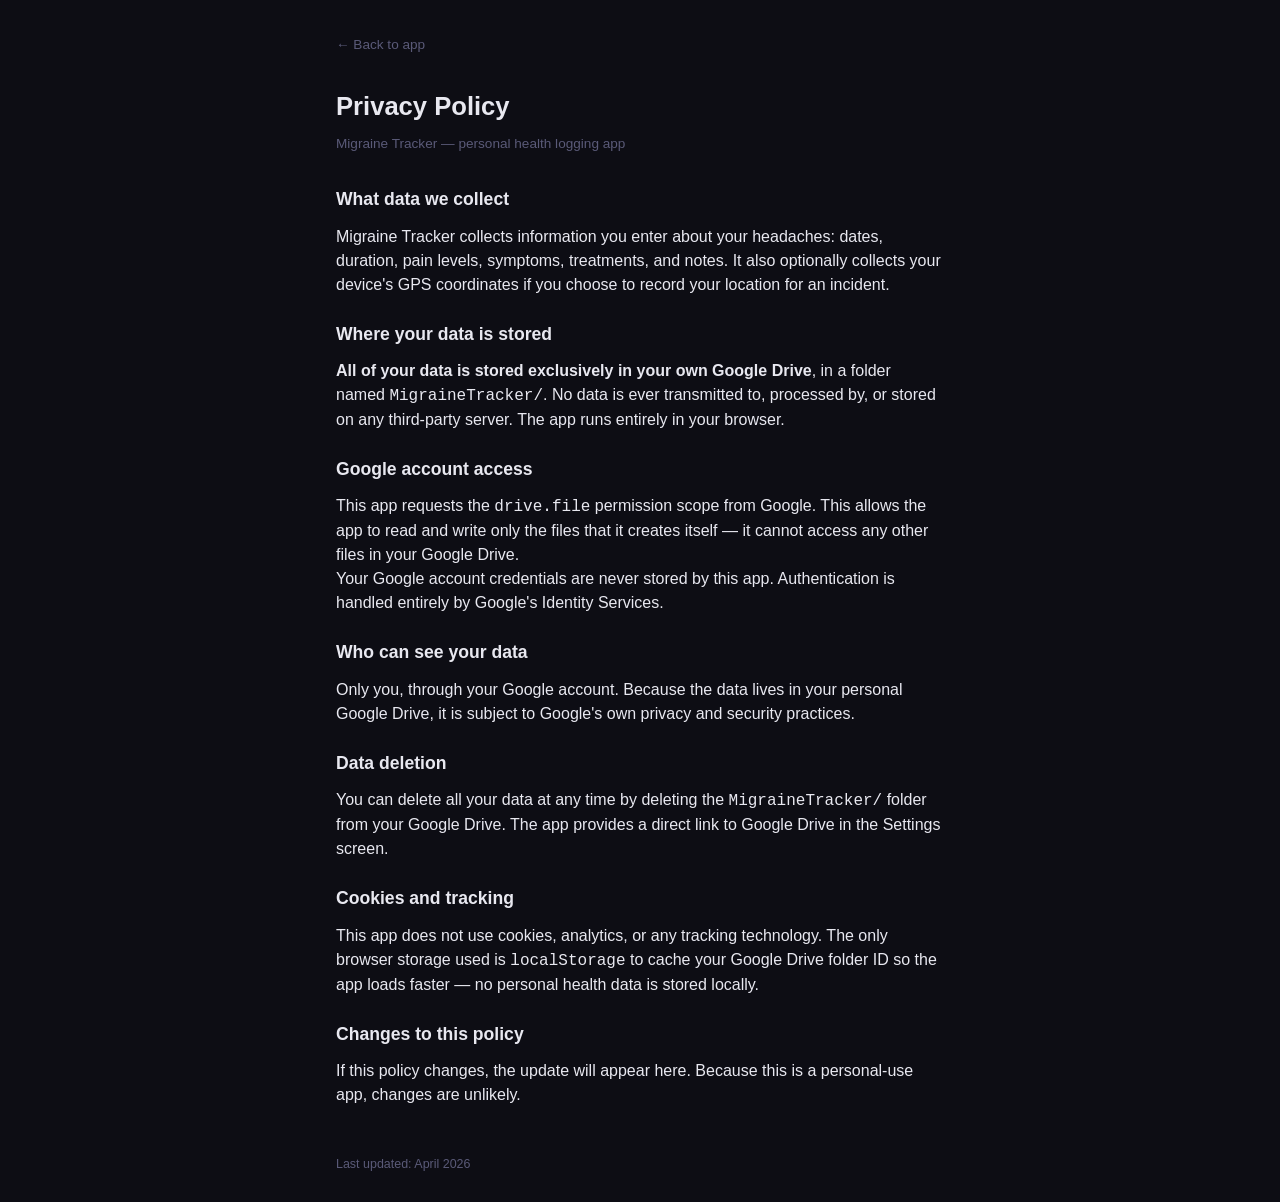
<file: privacy.html>
<!DOCTYPE html>
<html lang="en">
<head>
  <meta charset="UTF-8">
  <meta name="viewport" content="width=device-width, initial-scale=1.0">
  <title>Privacy Policy — Migraine Tracker</title>
  <link rel="stylesheet" href="css/main.css">
</head>
<body>
<div style="max-width:640px;margin:0 auto;padding:2rem 1rem">
  <a href="index.html" style="color:var(--text-muted);font-size:0.85rem;display:inline-block;margin-bottom:2rem">← Back to app</a>

  <h1 style="font-size:1.6rem;font-weight:700;margin-bottom:0.5rem">Privacy Policy</h1>
  <p style="color:var(--text-muted);font-size:0.85rem;margin-bottom:2rem">Migraine Tracker — personal health logging app</p>

  <h2 style="font-size:1.1rem;font-weight:600;margin:1.5rem 0 0.75rem">What data we collect</h2>
  <p>Migraine Tracker collects information you enter about your headaches: dates, duration, pain levels, symptoms, treatments, and notes. It also optionally collects your device's GPS coordinates if you choose to record your location for an incident.</p>

  <h2 style="font-size:1.1rem;font-weight:600;margin:1.5rem 0 0.75rem">Where your data is stored</h2>
  <p><strong>All of your data is stored exclusively in your own Google Drive</strong>, in a folder named <code>MigraineTracker/</code>. No data is ever transmitted to, processed by, or stored on any third-party server. The app runs entirely in your browser.</p>

  <h2 style="font-size:1.1rem;font-weight:600;margin:1.5rem 0 0.75rem">Google account access</h2>
  <p>This app requests the <code>drive.file</code> permission scope from Google. This allows the app to read and write only the files that it creates itself — it cannot access any other files in your Google Drive.</p>
  <p>Your Google account credentials are never stored by this app. Authentication is handled entirely by Google's Identity Services.</p>

  <h2 style="font-size:1.1rem;font-weight:600;margin:1.5rem 0 0.75rem">Who can see your data</h2>
  <p>Only you, through your Google account. Because the data lives in your personal Google Drive, it is subject to Google's own privacy and security practices.</p>

  <h2 style="font-size:1.1rem;font-weight:600;margin:1.5rem 0 0.75rem">Data deletion</h2>
  <p>You can delete all your data at any time by deleting the <code>MigraineTracker/</code> folder from your Google Drive. The app provides a direct link to Google Drive in the Settings screen.</p>

  <h2 style="font-size:1.1rem;font-weight:600;margin:1.5rem 0 0.75rem">Cookies and tracking</h2>
  <p>This app does not use cookies, analytics, or any tracking technology. The only browser storage used is <code>localStorage</code> to cache your Google Drive folder ID so the app loads faster — no personal health data is stored locally.</p>

  <h2 style="font-size:1.1rem;font-weight:600;margin:1.5rem 0 0.75rem">Changes to this policy</h2>
  <p>If this policy changes, the update will appear here. Because this is a personal-use app, changes are unlikely.</p>

  <p style="color:var(--text-muted);font-size:0.78rem;margin-top:3rem">Last updated: April 2026</p>
</div>
</body>
</html>
</file>
<file: css/main.css>
/* ── CSS Custom Properties ──────────────────────────────────────────────── */
:root {
  /* Background layers */
  --bg-base:      #0d0d14;
  --bg-surface:   #13131f;
  --bg-elevated:  #1a1a2e;
  --bg-input:     #1e1e30;
  --bg-hover:     #22223a;

  /* Borders */
  --border:       #2a2a42;
  --border-light: #33334e;

  /* Text */
  --text-primary:   #e8e8f0;
  --text-secondary: #9090b0;
  --text-muted:     #5a5a78;

  /* Accent (purple) */
  --accent:        #7c6aff;
  --accent-hover:  #9580ff;
  --accent-dim:    rgba(124, 106, 255, 0.15);
  --accent-medium: rgba(124, 106, 255, 0.45);

  /* Semantic colors */
  --success: #34d399;
  --warning: #fbbf24;
  --danger:  #f87171;
  --info:    #60a5fa;

  /* Pain scale colors */
  --pain-1:  #22c55e;
  --pain-2:  #4ade80;
  --pain-3:  #86efac;
  --pain-4:  #fde047;
  --pain-5:  #facc15;
  --pain-6:  #fb923c;
  --pain-7:  #f97316;
  --pain-8:  #ef4444;
  --pain-9:  #dc2626;
  --pain-10: #991b1b;

  /* Spacing */
  --space-xs:  0.25rem;
  --space-sm:  0.5rem;
  --space-md:  1rem;
  --space-lg:  1.5rem;
  --space-xl:  2rem;
  --space-2xl: 3rem;

  /* Border radius */
  --radius-sm: 6px;
  --radius-md: 10px;
  --radius-lg: 16px;
  --radius-full: 9999px;

  /* Transitions */
  --transition: 150ms ease;

  /* Nav heights */
  --top-bar-height:    56px;
  --bottom-nav-height: 64px;
}

/* ── Reset ──────────────────────────────────────────────────────────────── */
*, *::before, *::after { box-sizing: border-box; margin: 0; padding: 0; }
html { font-size: 16px; -webkit-text-size-adjust: 100%; }
body {
  font-family: -apple-system, BlinkMacSystemFont, 'Segoe UI', Roboto, sans-serif;
  background: var(--bg-base);
  color: var(--text-primary);
  line-height: 1.5;
  min-height: 100dvh;
  overflow-x: hidden;
}
img, svg { display: block; max-width: 100%; }
button { cursor: pointer; font-family: inherit; }
input, textarea, select { font-family: inherit; color: inherit; }
a { color: var(--accent); text-decoration: none; }

/* ── Layout ─────────────────────────────────────────────────────────────── */
.app-shell {
  display: flex;
  flex-direction: column;
  min-height: 100dvh;
}

/* Top bar */
.top-bar {
  position: sticky;
  top: 0;
  z-index: 100;
  height: var(--top-bar-height);
  background: var(--bg-surface);
  border-bottom: 1px solid var(--border);
  display: flex;
  align-items: center;
  padding: 0 var(--space-md);
  gap: var(--space-md);
}
.top-bar__logo {
  font-size: 1.1rem;
  font-weight: 700;
  color: var(--accent);
  letter-spacing: -0.02em;
  display: flex;
  align-items: center;
  gap: var(--space-sm);
}
.top-bar__logo svg { width: 24px; height: 24px; }
.top-bar__spacer { flex: 1; }
.top-bar__user {
  display: flex;
  align-items: center;
  gap: var(--space-sm);
  font-size: 0.85rem;
  color: var(--text-secondary);
}

/* Main content area */
.main-content {
  flex: 1;
  padding: var(--space-md);
  padding-bottom: calc(var(--bottom-nav-height) + var(--space-lg));
  max-width: 800px;
  margin: 0 auto;
  width: 100%;
}

/* Bottom navigation (mobile) */
.bottom-nav {
  position: fixed;
  bottom: 0;
  left: 0;
  right: 0;
  z-index: 100;
  height: var(--bottom-nav-height);
  background: var(--bg-surface);
  border-top: 1px solid var(--border);
  display: flex;
  align-items: stretch;
}
.bottom-nav__item {
  flex: 1;
  display: flex;
  flex-direction: column;
  align-items: center;
  justify-content: center;
  gap: 3px;
  background: none;
  border: none;
  color: var(--text-muted);
  font-size: 0.7rem;
  font-weight: 500;
  transition: color var(--transition);
  padding: var(--space-xs);
  -webkit-tap-highlight-color: transparent;
}
.bottom-nav__item svg { width: 22px; height: 22px; }
.bottom-nav__item.active { color: var(--accent); }
.bottom-nav__item:hover { color: var(--text-primary); }

/* Desktop navigation (hidden on mobile) */
@media (min-width: 768px) {
  .bottom-nav { display: none; }
  .main-content { padding-bottom: var(--space-xl); }
  .top-bar { padding: 0 var(--space-xl); }
  .top-bar__desktop-nav {
    display: flex;
    gap: var(--space-xs);
  }
  .top-bar__desktop-nav button {
    background: none;
    border: none;
    color: var(--text-secondary);
    font-size: 0.9rem;
    font-weight: 500;
    padding: var(--space-xs) var(--space-md);
    border-radius: var(--radius-sm);
    transition: color var(--transition), background var(--transition);
  }
  .top-bar__desktop-nav button:hover { color: var(--text-primary); background: var(--bg-hover); }
  .top-bar__desktop-nav button.active { color: var(--accent); background: var(--accent-dim); }
}
@media (max-width: 767px) {
  .top-bar__desktop-nav { display: none; }
}

/* ── Cards ──────────────────────────────────────────────────────────────── */
.card {
  background: var(--bg-surface);
  border: 1px solid var(--border);
  border-radius: var(--radius-lg);
  padding: var(--space-lg);
}
.card + .card { margin-top: var(--space-md); }
.card__header {
  display: flex;
  align-items: center;
  justify-content: space-between;
  margin-bottom: var(--space-md);
}
.card__title {
  font-size: 0.8rem;
  font-weight: 600;
  text-transform: uppercase;
  letter-spacing: 0.08em;
  color: var(--text-muted);
}

/* ── Buttons ─────────────────────────────────────────────────────────────── */
.btn {
  display: inline-flex;
  align-items: center;
  justify-content: center;
  gap: var(--space-sm);
  padding: 0.625rem var(--space-lg);
  border-radius: var(--radius-md);
  font-size: 0.9rem;
  font-weight: 600;
  border: none;
  transition: background var(--transition), opacity var(--transition), transform var(--transition);
  min-height: 44px; /* touch target */
  min-width: 44px;
  white-space: nowrap;
}
.btn:active { transform: scale(0.97); }
.btn:disabled { opacity: 0.4; cursor: not-allowed; }
.btn:disabled:active { transform: none; }

.btn-primary {
  background: var(--accent);
  color: #fff;
}
.btn-primary:hover:not(:disabled) { background: var(--accent-hover); }

.btn-secondary {
  background: var(--bg-elevated);
  color: var(--text-primary);
  border: 1px solid var(--border);
}
.btn-secondary:hover:not(:disabled) { background: var(--bg-hover); }

.btn-danger {
  background: transparent;
  color: var(--danger);
  border: 1px solid var(--danger);
}
.btn-danger:hover:not(:disabled) { background: rgba(248,113,113,0.1); }

.btn-ghost {
  background: transparent;
  color: var(--text-secondary);
  border: none;
  padding: var(--space-sm);
}
.btn-ghost:hover:not(:disabled) { color: var(--text-primary); background: var(--bg-hover); }

.btn-icon {
  background: var(--bg-elevated);
  border: 1px solid var(--border);
  color: var(--text-primary);
  border-radius: var(--radius-full);
  width: 44px;
  height: 44px;
  padding: 0;
}
.btn-icon:hover:not(:disabled) { background: var(--bg-hover); }

.btn-sm {
  padding: 0.375rem var(--space-md);
  font-size: 0.8rem;
  min-height: 36px;
}

.btn-lg {
  padding: 0.875rem var(--space-xl);
  font-size: 1rem;
  border-radius: var(--radius-lg);
}

/* Full-width variant */
.btn-block { width: 100%; }

/* ── Forms ──────────────────────────────────────────────────────────────── */
.form-group { margin-bottom: var(--space-lg); }
.form-label {
  display: block;
  font-size: 0.85rem;
  font-weight: 600;
  color: var(--text-secondary);
  margin-bottom: var(--space-sm);
}
.form-input, .form-select, .form-textarea {
  width: 100%;
  background: var(--bg-input);
  border: 1px solid var(--border);
  border-radius: var(--radius-md);
  padding: 0.625rem var(--space-md);
  color: var(--text-primary);
  font-size: 0.95rem;
  transition: border-color var(--transition), box-shadow var(--transition);
  min-height: 44px;
}
.form-input:focus, .form-select:focus, .form-textarea:focus {
  outline: none;
  border-color: var(--accent);
  box-shadow: 0 0 0 3px var(--accent-dim);
}
.form-textarea { resize: vertical; min-height: 96px; }
.form-select { appearance: none; background-image: url("data:image/svg+xml,%3Csvg xmlns='http://www.w3.org/2000/svg' width='12' height='8' viewBox='0 0 12 8'%3E%3Cpath fill='%239090b0' d='M1 1l5 5 5-5'/%3E%3C/svg%3E"); background-repeat: no-repeat; background-position: right 12px center; padding-right: 2.5rem; }
.form-hint { font-size: 0.78rem; color: var(--text-muted); margin-top: var(--space-xs); }

/* Checkbox / toggle */
.checkbox-group { display: flex; flex-wrap: wrap; gap: var(--space-sm); }
.checkbox-pill {
  display: inline-flex;
  align-items: center;
  gap: var(--space-xs);
  padding: var(--space-xs) var(--space-md);
  border-radius: var(--radius-full);
  border: 1px solid var(--border);
  background: var(--bg-input);
  cursor: pointer;
  font-size: 0.85rem;
  color: var(--text-secondary);
  transition: all var(--transition);
  user-select: none;
  min-height: 36px;
}
.checkbox-pill:hover { border-color: var(--accent); color: var(--text-primary); }
.checkbox-pill.selected {
  border-color: var(--accent);
  background: var(--accent-dim);
  color: var(--accent);
  font-weight: 600;
}
/* View-mode disabled pills */
.checkbox-pill:disabled { cursor: default; pointer-events: none; }
.checkbox-pill:disabled:not(.selected) { opacity: 0.3; }
.checkbox-pill.selected:disabled { opacity: 1; }

/* Section collapsible */
.section {
  border-top: 1px solid var(--border);
  padding: var(--space-lg) 0;
}
.section:first-of-type { border-top: none; }
.section__toggle {
  display: flex;
  align-items: center;
  justify-content: space-between;
  width: 100%;
  background: none;
  border: none;
  padding: 0;
  text-align: left;
  cursor: pointer;
  color: var(--text-primary);
}
.section__toggle:hover .section__title { color: var(--accent); }
.section__title {
  font-size: 1rem;
  font-weight: 600;
  transition: color var(--transition);
}
.section__chevron {
  width: 20px;
  height: 20px;
  color: var(--text-muted);
  transition: transform var(--transition);
  flex-shrink: 0;
}
.section__chevron.open { transform: rotate(180deg); }
.section__body { padding-top: var(--space-lg); }

/* ── Pain bar ────────────────────────────────────────────────────────────── */
.pain-bar {
  height: 6px;
  border-radius: var(--radius-full);
  background: var(--bg-elevated);
  overflow: hidden;
}
.pain-bar__fill {
  height: 100%;
  border-radius: var(--radius-full);
  transition: width 0.3s ease;
}

/* ── Type badge ──────────────────────────────────────────────────────────── */
.type-badge {
  display: inline-block;
  padding: 2px 10px;
  border-radius: var(--radius-full);
  font-size: 0.72rem;
  font-weight: 700;
  text-transform: uppercase;
  letter-spacing: 0.05em;
  background: var(--accent-dim);
  color: var(--accent);
  border: 1px solid var(--accent-medium);
}
.type-badge.thunderclap  { background: rgba(248,113,113,0.12); color: var(--danger); border-color: rgba(248,113,113,0.3); }
.type-badge.tension      { background: rgba(250,204,21,0.1);   color: var(--warning); border-color: rgba(250,204,21,0.3); }
.type-badge.cluster      { background: rgba(251,146,60,0.1);   color: #fb923c; border-color: rgba(251,146,60,0.3); }

/* ── Toast ───────────────────────────────────────────────────────────────── */
.toast-container {
  position: fixed;
  top: calc(var(--top-bar-height) + var(--space-md));
  left: 50%;
  transform: translateX(-50%);
  z-index: 1000;
  pointer-events: none;
  display: flex;
  flex-direction: column;
  align-items: center;
  gap: var(--space-sm);
}
.toast {
  padding: var(--space-sm) var(--space-lg);
  border-radius: var(--radius-full);
  font-size: 0.9rem;
  font-weight: 500;
  pointer-events: auto;
  box-shadow: 0 4px 24px rgba(0,0,0,0.4);
  white-space: nowrap;
  max-width: 90vw;
  text-overflow: ellipsis;
  overflow: hidden;
}
.toast.success { background: #052e16; color: var(--success); border: 1px solid #14532d; }
.toast.error   { background: #1c0505; color: var(--danger);  border: 1px solid #7f1d1d; }
.toast.info    { background: #0c1a2e; color: var(--info);    border: 1px solid #1e3a5f; }

/* ── Loading overlay ────────────────────────────────────────────────────── */
.loading-overlay {
  position: fixed;
  inset: 0;
  z-index: 200;
  background: rgba(13,13,20,0.92);
  display: flex;
  flex-direction: column;
  align-items: center;
  justify-content: center;
  gap: var(--space-lg);
}
.spinner {
  width: 40px; height: 40px;
  border: 3px solid var(--border);
  border-top-color: var(--accent);
  border-radius: 50%;
  animation: spin 0.7s linear infinite;
}
@keyframes spin { to { transform: rotate(360deg); } }
.loading-overlay p { color: var(--text-secondary); font-size: 0.95rem; }

/* ── Sign-in screen ──────────────────────────────────────────────────────── */
.signin-screen {
  min-height: 100dvh;
  display: flex;
  flex-direction: column;
  align-items: center;
  justify-content: center;
  padding: var(--space-xl);
  text-align: center;
  gap: var(--space-lg);
}
.signin-screen__logo {
  font-size: 2.5rem;
  font-weight: 800;
  color: var(--accent);
  letter-spacing: -0.03em;
}
.signin-screen__tagline {
  color: var(--text-secondary);
  font-size: 1rem;
  max-width: 320px;
}
.signin-screen__privacy {
  font-size: 0.78rem;
  color: var(--text-muted);
  max-width: 300px;
}
.signin-screen__privacy a { color: var(--text-muted); text-decoration: underline; }
.signin-screen__version { font-size: 0.65rem; color: var(--text-muted); opacity: 0.5; letter-spacing: 0.05em; margin-top: var(--space-sm); }
.app-version-stamp {
  text-align: center;
  font-size: 0.65rem;
  color: var(--text-muted);
  opacity: 0.35;
  padding: var(--space-xl) 0 var(--space-sm);
  letter-spacing: 0.05em;
}

/* ── Dividers ────────────────────────────────────────────────────────────── */
.divider {
  height: 1px;
  background: var(--border);
  margin: var(--space-lg) 0;
}

/* ── Stats strip ─────────────────────────────────────────────────────────── */
.stats-strip {
  display: grid;
  grid-template-columns: repeat(3, 1fr);
  gap: var(--space-sm);
  margin-bottom: var(--space-lg);
}
.stat-item {
  background: var(--bg-surface);
  border: 1px solid var(--border);
  border-radius: var(--radius-md);
  padding: var(--space-md);
  text-align: center;
}
.stat-item__value {
  font-size: 1.5rem;
  font-weight: 700;
  color: var(--text-primary);
  line-height: 1;
}
.stat-item__label {
  font-size: 0.72rem;
  color: var(--text-muted);
  margin-top: 4px;
  text-transform: uppercase;
  letter-spacing: 0.05em;
}

/* ── Section headings ────────────────────────────────────────────────────── */
.section-heading {
  font-size: 0.78rem;
  font-weight: 700;
  text-transform: uppercase;
  letter-spacing: 0.08em;
  color: var(--text-muted);
  margin-bottom: var(--space-md);
}

/* ── Scroll fade helper (horizontal scroll areas) ────────────────────────── */
.h-scroll {
  overflow-x: auto;
  -webkit-overflow-scrolling: touch;
  scrollbar-width: thin;
  scrollbar-color: var(--border) transparent;
}
.h-scroll::-webkit-scrollbar { height: 4px; }
.h-scroll::-webkit-scrollbar-track { background: transparent; }
.h-scroll::-webkit-scrollbar-thumb { background: var(--border); border-radius: 2px; }

/* ── Alpine transitions ──────────────────────────────────────────────────── */
[x-cloak] { display: none !important; }

/* fade */
.fade-enter-active, .fade-leave-active { transition: opacity 0.2s ease; }
.fade-enter-from, .fade-leave-to { opacity: 0; }

/* slide-down */
.slide-down-enter-active { transition: all 0.2s ease; }
.slide-down-leave-active { transition: all 0.15s ease; }
.slide-down-enter-from, .slide-down-leave-to { opacity: 0; transform: translateY(-6px); }

/* ── Responsive utilities ────────────────────────────────────────────────── */
@media (min-width: 768px) {
  .hide-desktop { display: none !important; }
  .main-content { padding: var(--space-xl); }
}
@media (max-width: 767px) {
  .hide-mobile { display: none !important; }
  /* Tighter card padding on small screens */
  .card { padding: var(--space-md); }
  /* Smaller page heading on mobile */
  .page-header h1 { font-size: 1.15rem; }
  /* Stack time grid on narrow screens */
  .time-grid { grid-template-columns: 1fr !important; }
}
@media (max-width: 400px) {
  /* Very small screens: reduce button padding */
  .btn { padding: 0.5rem var(--space-md); }
  .btn-sm { padding: 0.3rem var(--space-sm); }
}

/* ── Empty state ─────────────────────────────────────────────────────────── */
.empty-state {
  text-align: center;
  padding: var(--space-2xl) var(--space-xl);
  color: var(--text-muted);
}
.empty-state svg { width: 48px; height: 48px; margin: 0 auto var(--space-md); opacity: 0.4; }
.empty-state p { font-size: 0.9rem; }

/* ── Danger zone ─────────────────────────────────────────────────────────── */
.danger-zone {
  border: 1px solid rgba(248,113,113,0.2);
  border-radius: var(--radius-md);
  padding: var(--space-md);
  background: rgba(248,113,113,0.05);
}

/* ── Tab bar ─────────────────────────────────────────────────────────────── */
.tab-bar {
  display: flex;
  gap: 2px;
  background: var(--bg-elevated);
  border-radius: var(--radius-lg);
  padding: 4px;
  margin-bottom: var(--space-lg);
  overflow-x: auto;
}
.tab-bar button {
  flex: 1;
  padding: var(--space-sm) var(--space-md);
  border: none;
  background: transparent;
  color: var(--text-muted);
  border-radius: var(--radius-md);
  font-size: 0.85rem;
  font-weight: 600;
  white-space: nowrap;
  transition: all var(--transition);
  min-height: 38px;
}
.tab-bar button.active {
  background: var(--bg-surface);
  color: var(--text-primary);
  box-shadow: 0 1px 4px rgba(0,0,0,0.3);
}
.tab-bar button:hover:not(.active) { color: var(--text-secondary); }

/* ── Page header ─────────────────────────────────────────────────────────── */
.page-header {
  display: flex;
  align-items: center;
  gap: var(--space-md);
  margin-bottom: var(--space-lg);
}
.page-header h1 {
  font-size: 1.4rem;
  font-weight: 700;
}
.page-header .back-btn {
  background: none;
  border: none;
  color: var(--text-secondary);
  padding: var(--space-xs);
  border-radius: var(--radius-sm);
  display: flex;
  align-items: center;
  min-height: 44px;
  min-width: 44px;
  justify-content: center;
}
.page-header .back-btn:hover { color: var(--text-primary); background: var(--bg-hover); }
</file>
